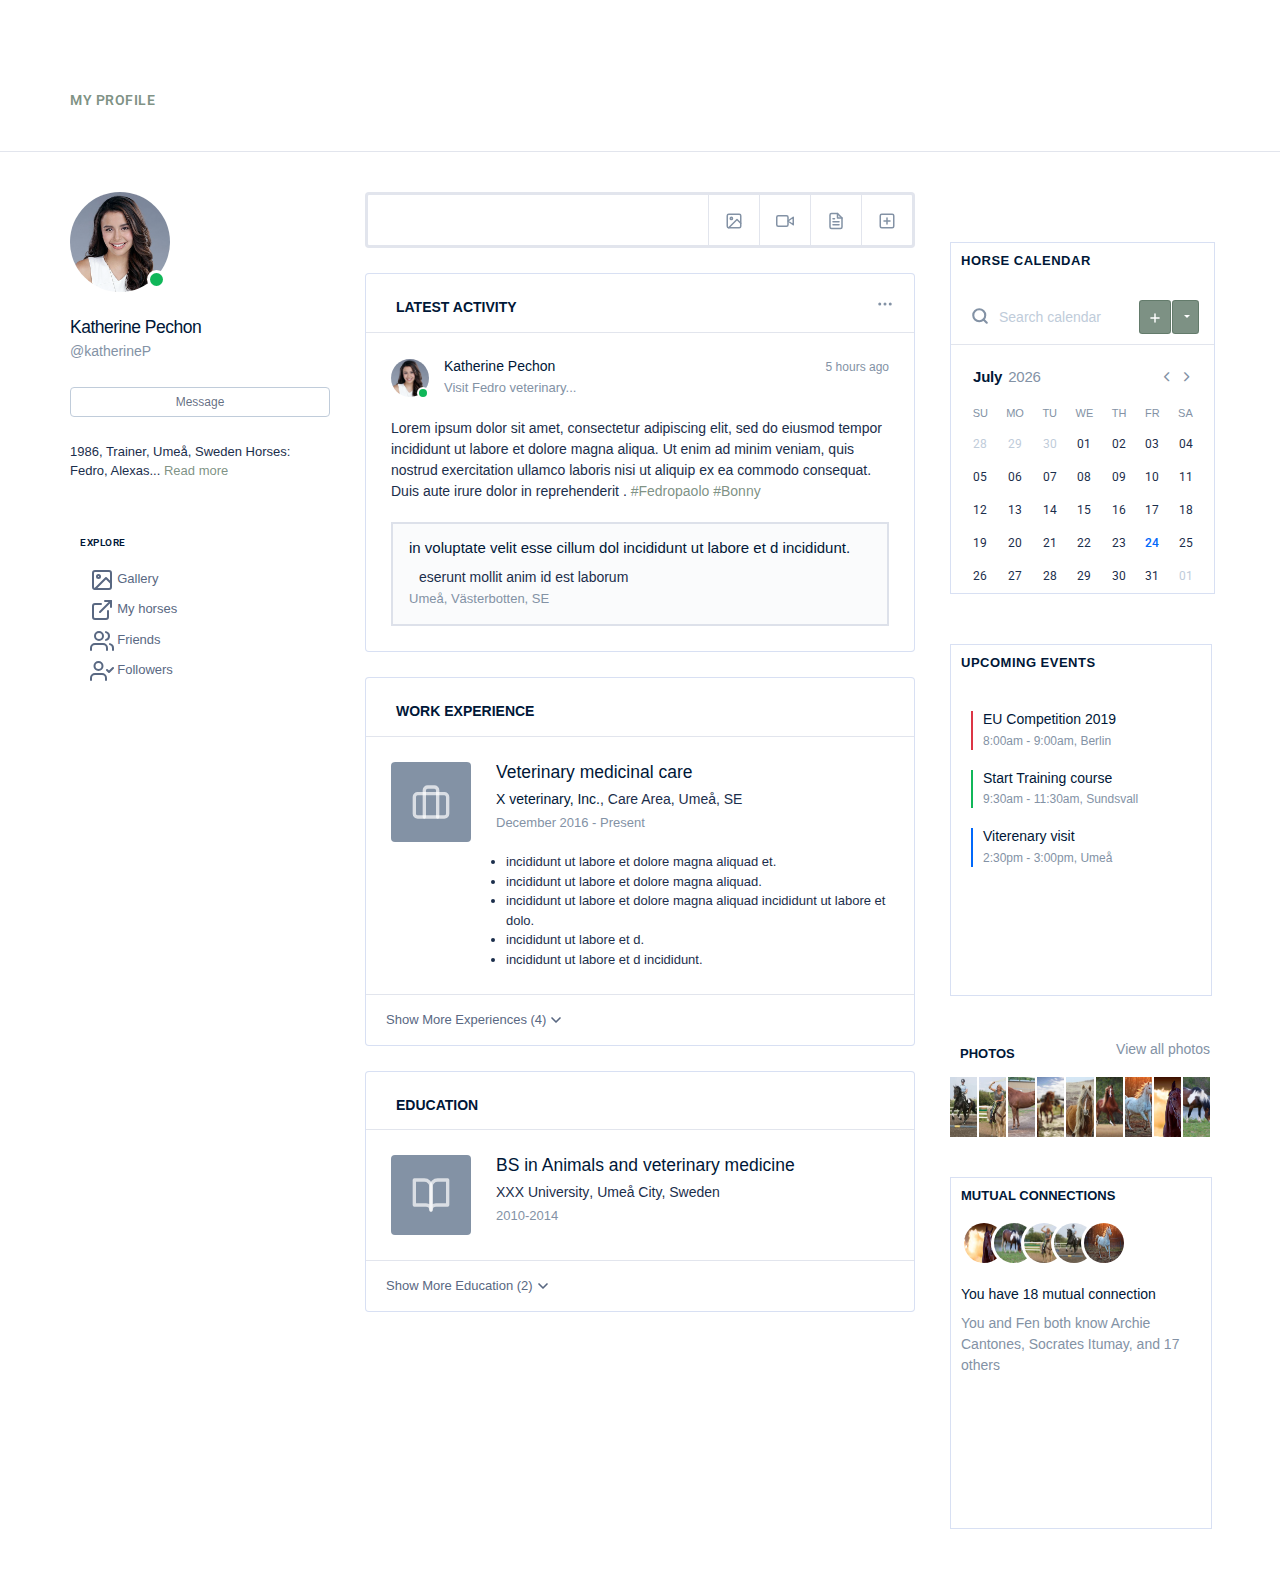
<file: index.html>
<!DOCTYPE html>
<html lang="en">

<head>

  <!-- Required meta tags -->
  <meta charset="utf-8" />
  <meta name="viewport" content="width=device-width, initial-scale=1, shrink-to-fit=no">

  <!-- Favicon -->
  <link rel="shortcut icon" type="image/x-icon" href="#0">

  <title>DevGarden - Horse System</title>

  <!-- vendor css -->
  <link href="assets/css/fontawesome/all.min.css" rel="stylesheet">

  <!-- Main CSS -->
  <link rel="stylesheet" href="assets/css/style.css">
  <link rel="stylesheet" href="assets/css/profile.css">
  <link rel="stylesheet" href="assets/css/calendar.css">
  <link rel="stylesheet" href="assets/css/myhorses.css">
  <link rel="stylesheet" href="assets/css/ionicons/ionicons.min.css">

</head>

<body class="page-profile">

  <!-- start profile header -->
  <div class="content content-fixed bd-b">
    <div class="container pd-x-0 pd-lg-x-10 pd-xl-x-0">
      <div class="d-sm-flex align-items-center justify-content-between">
        <nav aria-label="breadcrumb">
          <ol class="breadcrumb breadcrumb-style1 mg-b-10">
            <li style="font-size: 14px;" class="breadcrumb-item active" aria-current="page">My profile</li>
          </ol>
        </nav>
      </div>

    </div><!-- container -->
  </div><!-- end profile header -->

  <!-- start site content -->
  <div class="content content-profile">
    <div class="container pd-x-0 pd-lg-x-10 pd-xl-x-0">

      <div class="media d-block d-lg-flex">
        <!-- start Profile left sidebar -->
        <div class="profile-sidebar pd-lg-r-25">
          <div class="row">
            <div class="col-sm-3 col-md-2 col-lg">
              <div class="avatar avatar-xxl avatar-online"><img src="assets/img/img1.png" class="rounded-circle" alt="">
              </div>
            </div><!-- col -->
            <div class="col-sm-8 col-md-7 col-xl mg-t-20 mg-sm-t-0 mg-lg-t-25">
              <h5 class="mg-b-2 tx-spacing--1">Katherine Pechon</h5>
              <p class="tx-color-03 mg-b-25">@katherineP</p>
              <div class="d-flex mg-b-25">
                <button class="btn btn-xs btn-white flex-fill">Message</button>
              </div>

              <p class="tx-13 tx-color-02 mg-b-25">1986, Trainer, Umeå, Sweden
                Horses: Fedro, Alexas... <a href="#0">Read more</a></p>
            </div><!-- col -->
            <div class="card-body pd-25">
              <label class="tx-sans tx-10 tx-semibold tx-uppercase tx-color-01 tx-spacing-1 mg-b-15">Explore</label>
              <nav class="nav tx-13">
                <a href="#0" class="nav-link" style="width: 110px;"><i data-feather="image"></i> <span>Gallery</span></a>
                <a href="myhorses.html" class="nav-link" style="width: 110px;"><i data-feather="external-link"></i> <span>My horses</span></a>
                <a href="#0" class="nav-link" style="width: 110px;"><i data-feather="users"></i> <span>Friends</span></a>
                <a href="#0" class="nav-link" style="width: 110px;"><i data-feather="user-check"></i> <span>Followers</span></a>
              </nav>
            </div><!-- col -->
          </div><!-- row -->
        </div><!-- end profile-sidebar -->

        <!-- start Profile main body -->
        <div class="media-body mg-t-40 mg-lg-t-0 pd-lg-x-10">
          <div
            class="profile-update-option bg-white ht-50 bd bd-3 d-flex justify-content-end mg-b-20 mg-lg-b-25 rounded">
            <div class="wd-50 bd-l d-flex align-items-center justify-content-center">
              <a href="#0" class="link-03" data-toggle="tooltip" title="Publish Photo"><i data-feather="image"></i></a>
            </div>
            <div class="wd-50 bd-l d-flex align-items-center justify-content-center">
              <a href="#0" class="link-03" data-toggle="tooltip" title="Publish Video"><i data-feather="video"></i></a>
            </div>
            <div class="wd-50 bd-l d-flex align-items-center justify-content-center">
              <a href="#0" class="link-03" data-toggle="tooltip" title="Publish Document"><i
                  data-feather="file-text"></i></a>
            </div>
            <div class="wd-50 bd-l d-flex align-items-center justify-content-center">
              <a href="#0" class="link-03" data-toggle="tooltip" title="Add new post"><i
                  data-feather="plus-square"></i></a>
            </div>
          </div>

          <div class="card mg-b-20 mg-lg-b-25">
            <div class="card-header pd-y-15 pd-x-20 d-flex align-items-center justify-content-between">
              <h6 class="tx-uppercase tx-semibold mg-b-0">Latest Activity</h6>
              <nav class="nav nav-icon-only">
                <a href="#0" class="nav-link"><i data-feather="more-horizontal"></i></a>
              </nav>
            </div><!-- card-header -->
            <div class="card-body pd-20 pd-lg-25">
              <div class="media align-items-center mg-b-20">
                <div class="avatar avatar-online"><img src="assets/img/img1.png" class="rounded-circle" alt="">
                </div>
                <div class="media-body pd-l-15">
                  <h6 class="mg-b-3">Katherine Pechon</h6>
                  <span class="d-block tx-13 tx-color-03">Visit Fedro veterinary...</span>
                </div>
                <span class="d-none d-sm-block tx-12 tx-color-03 align-self-start">5 hours ago</span>
              </div><!-- media -->
              <p class="mg-b-20">Lorem ipsum dolor sit amet, consectetur adipiscing elit,
                sed do eiusmod tempor incididunt ut labore et dolore magna aliqua. Ut enim ad minim
                veniam, quis nostrud exercitation ullamco laboris nisi ut aliquip ex ea commodo consequat.
                Duis aute irure dolor in reprehenderit . <a href="#0">#Fedropaolo</a> <a href="#0">#Bonny</a>
              </p>
              <div class="bd bd-2 bg-gray-50 pd-y-15 pd-x-15 pd-sm-x-20">
                <h6 class="tx-15 mg-b-3">in voluptate velit esse cillum dol incididunt ut labore et d incididunt.</h6>
                <p class="mg-b-0 tx-14">eserunt mollit anim id est laborum</p>
                <span class="tx-13 tx-color-03">Umeå, Västerbotten, SE</span>
              </div>
            </div>
          </div><!-- card -->

          <div class="card mg-b-20 mg-lg-b-25">
            <div class="card-header pd-y-15 pd-x-20 d-flex align-items-center justify-content-between">
              <h6 class="tx-uppercase tx-semibold mg-b-0">Work Experience</h6>
            </div><!-- card-header -->
            <div class="card-body pd-25">
              <div class="media d-block d-sm-flex">
                <div class="wd-80 ht-80 bg-ui-04 rounded d-flex align-items-center justify-content-center">
                  <i data-feather="briefcase" class="tx-white-7 wd-40 ht-40"></i>
                </div>
                <div class="media-body pd-t-25 pd-sm-t-0 pd-sm-l-25">
                  <h5 class="mg-b-5">Veterinary medicinal care</h5>
                  <p class="mg-b-3 tx-color-02"><span class="tx-medium tx-color-01">X veterinary, Inc.</span>, Care
                    Area, Umeå, SE</p>
                  <span class="d-block tx-13 tx-color-03">December 2016 - Present</span>

                  <ul class="pd-l-10 mg-0 mg-t-20 tx-13">
                    <li>incididunt ut labore et dolore magna aliquad et.</li>
                    <li>incididunt ut labore et dolore magna aliquad.</li>
                    <li>incididunt ut labore et dolore magna aliquad incididunt ut labore et dolo.</li>
                    <li>incididunt ut labore et d.</li>
                    <li>incididunt ut labore et d incididunt.</li>
                  </ul>
                </div>
              </div><!-- media -->
            </div>
            <div class="card-footer bg-transparent pd-y-15 pd-x-20">
              <nav class="nav nav-with-icon tx-13">
                <a href="#0" class="nav-link">
                  Show More Experiences (4)
                  <i data-feather="chevron-down" class="mg-l-2 mg-r-0 mg-t-2"></i>
                </a>
              </nav>
            </div><!-- card-footer -->
          </div><!-- card -->

          <div class="card mg-b-20 mg-lg-b-25">
            <div class="card-header pd-y-15 pd-x-20 d-flex align-items-center justify-content-between">
              <h6 class="tx-uppercase tx-semibold mg-b-0">Education</h6>
            </div><!-- card-header -->
            <div class="card-body pd-25">
              <div class="media">
                <div class="wd-80 ht-80 bg-ui-04 rounded d-flex align-items-center justify-content-center">
                  <i data-feather="book-open" class="tx-white-7 wd-40 ht-40"></i>
                </div>
                <div class="media-body pd-l-25">
                  <h5 class="mg-b-5">BS in Animals and veterinary medicine</h5>
                  <p class="mg-b-3"><span class="tx-medium tx-color-02">XXX University</span>, Umeå City,
                    Sweden</p>
                  <span class="d-block tx-13 tx-color-03">2010-2014</span>
                </div>
              </div><!-- media -->
            </div>
            <div class="card-footer bg-transparent pd-y-15 pd-x-20">
              <nav class="nav nav-with-icon tx-13">
                <a href="#0" class="nav-link">
                  Show More Education (2)
                  <i data-feather="chevron-down" class="mg-l-2 mg-r-0 mg-t-2"></i>
                </a>
              </nav>
            </div><!-- card-footer -->
          </div><!-- card -->
        </div><!-- media-body -->

        <!-- start profile right sidebar -->
        <div class="profile-sidebar mg-t-40 mg-lg-t-0 pd-lg-l-25">
          <div class="row">

            <div class="col-sm-5 col-md-5 col-lg mg-t-40 mg-sm-t- mg-lg-t-40">
              <div class="calendar-wrapper">
                <div class="calendar-sidebar">
                  <div class="d-flex align-items-center justify-content-between mg-b-20">
                    <h6 class="tx-13 tx-spacing-1 tx-uppercase tx-semibold mg-b-0">Horse Calendar</h6>
                  </div>
                  <div class="calendar-sidebar-header">
                    <i data-feather="search"></i>
                    <div class="search-form">
                      <input type="search" class="form-control" placeholder="Search calendar">
                    </div>
                    <a href="#0" class="btn btn-sm btn-primary btn-icon calendar-add">
                      <div data-toggle="tooltip"><i data-feather="plus"></i></div>
                    </a><!-- calendar-add -->
                    <div class="dropdown">
                      <button style="margin-left: 1px;" class="btn btn-sm btn-primary btn-icon dropdown-toggle"
                        type="button" id="dropdownMenuButton" data-toggle="dropdown" aria-haspopup="true"
                        aria-expanded="false">
                      </button>
                      <div class="dropdown-menu" aria-labelledby="dropdownMenuButton">
                        <nav class="calendar-nav">
                          <a href="#0" class="calendar show"><span></span> Training Events</a>
                          <a href="#0" class="birthday show"><span></span> Health Events</a>
                          <a href="#0" class="holiday show"><span></span> Competition Events</a>
                          <a href="#0" class="discover show"><span></span> Weekly Events</a>
                          <a href="#0" class="meetup show"><span></span> Meetup Events</a>
                          <a href="#0" class="other show"><span></span> Other Events</a>
                        </nav>
                      </div>
                    </div>
                  </div><!-- calendar-sidebar-header -->
                  <div id="calendarSidebarBody" class="calendar-sidebar-body">
                    <div class="calendar-inline">
                      <div id="calendarInline"></div>
                    </div><!-- calendar-inline -->
                  </div><!-- calendar-sidebar-body -->
                </div><!-- calendar-sidebar -->
              </div><!-- calendar-wrapper -->
            </div><!-- col -->

            <div class="col-sm-5 col-md-5 col-lg mg-t-40 mg-sm-t- mg-lg-t-40">
              <div class="calendar-wrapper">
                <div class="calendar-sidebar">
                  <div class="d-flex align-items-center justify-content-between mg-b-20">
                    <h6 class="tx-13 tx-spacing-1 tx-uppercase tx-semibold mg-b-0">Upcoming Events</h6>
                  </div>
                  <div class="pd-20 mg-b-20">
                    <div class="schedule-group">
                      <a href="#0" class="schedule-item bd-l bd-2 bd-danger">
                        <h6>EU Competition 2019</h6>
                        <span>8:00am - 9:00am, Berlin</span>
                      </a><!-- schedule-item -->
                      <a href="#0" class="schedule-item bd-l bd-2 bd-success">
                        <h6>Start Training course</h6>
                        <span>9:30am - 11:30am, Sundsvall</span>
                      </a><!-- schedule-item -->
                      <a href="#0" class="schedule-item bd-l bd-2 bd-primary">
                        <h6>Viterenary visit</h6>
                        <span>2:30pm - 3:00pm, Umeå</span>
                      </a><!-- schedule-item -->
                    </div><!-- schedule-group -->
                  </div>
                </div><!-- calendar-sidebar -->
              </div><!-- calendar-wrapper -->
            </div><!-- col -->

            <div class="col-sm-5 col-md-5 col-lg mg-t-40 mg-sm-t- mg-lg-t-40">
              <div class="d-flex align-items-center justify-content-between mg-b-15">
                <h6 class="tx-13 tx-uppercase tx-semibold mg-b-0">Photos</h6>
                <a href="#0" class="link-03">View all photos</a>
              </div>

              <div class="row row-xxs">
                <div class="col">
                  <a href="#0" class="d-block ht-60"><img src="assets/img/img7.jpg" class="img-fit-cover" alt=""></a>
                </div><!-- col -->
                <div class="col">
                  <a href="#0" class="d-block ht-60"><img src="assets/img/img8.jpg" class="img-fit-cover" alt=""></a>
                </div><!-- col -->
                <div class="col">
                  <a href="#0" class="d-block ht-60"><img src="assets/img/img5.jpg" class="img-fit-cover" alt=""></a>
                </div><!-- col -->
                <div class="col">
                  <a href="#0" class="d-block ht-60"><img src="assets/img/img6.jpg" class="img-fit-cover" alt=""></a>
                </div><!-- col -->
                <div class="col">
                  <a href="#0" class="d-block ht-60"><img src="assets/img/img2.jpg" class="img-fit-cover" alt=""></a>
                </div><!-- col -->
                <div class="col">
                  <a href="#0" class="d-block ht-60"><img src="assets/img/img3.jpg" class="img-fit-cover" alt=""></a>
                </div><!-- col -->
                <div class="col">
                  <a href="#0" class="d-block ht-60"><img src="assets/img/img9.jpg" class="img-fit-cover" alt=""></a>
                </div><!-- col -->
                <div class="col">
                  <a href="#0" class="d-block ht-60"><img src="assets/img/img10.jpg" class="img-fit-cover" alt=""></a>
                </div><!-- col -->
                <div class="col">
                  <a href="#0" class="d-block ht-60"><img src="assets/img/img11.jpg" class="img-fit-cover" alt=""></a>
                </div><!-- col -->
              </div><!-- row -->
            </div><!-- col -->

            <div class="col-sm-5 col-md-5 col-lg mg-t-40 mg-sm-t- mg-lg-t-40">
              <div class="calendar-sidebar">
                <div class="d-flex align-items-center justify-content-between mg-b-15">
                  <h6 class="tx-13 tx-uppercase tx-semibold mg-b-0">Mutual Connections</h6>
                </div>
                <div class="img-group img-group-mutual mg-b-20 justify-content-start">
                  <img src="assets/img/img10.jpg" class="img rounded-circle" alt="">
                  <img src="assets/img/img11.jpg" class="img rounded-circle" alt="">
                  <img src="assets/img/img8.jpg" class="img rounded-circle" alt="">
                  <img src="assets/img/img7.jpg" class="img rounded-circle" alt="">
                  <img src="assets/img/img9.jpg" class="img rounded-circle" alt="">
                </div>
                <h6 style="margin-left: 10px;">You have 18 mutual connection</h6>
                <p class="tx-color-03 mg-b-0">You and Fen both know Archie Cantones, Socrates Itumay, and 17 others</p>
              </div>
            </div><!-- col -->

          </div><!-- row -->
        </div><!-- end profile right sidebar -->
      </div><!-- media -->
    </div><!-- container -->
  </div><!-- end site content -->

  <script src="assets/js/jquery.min.js"></script>
  <script src="assets/js/jquery-ui.min.js"></script>
  <script src="assets/js/bootstrap.bundle.min.js"></script>
  <script src="assets/js/perfect-scrollbar.min.js"></script>
  <script src="assets/js/feather.min.js"></script>
  <script src="assets/js/style.js"></script>
  <script src="assets/js/calendar.js"></script>
</body>

</html>
</file>
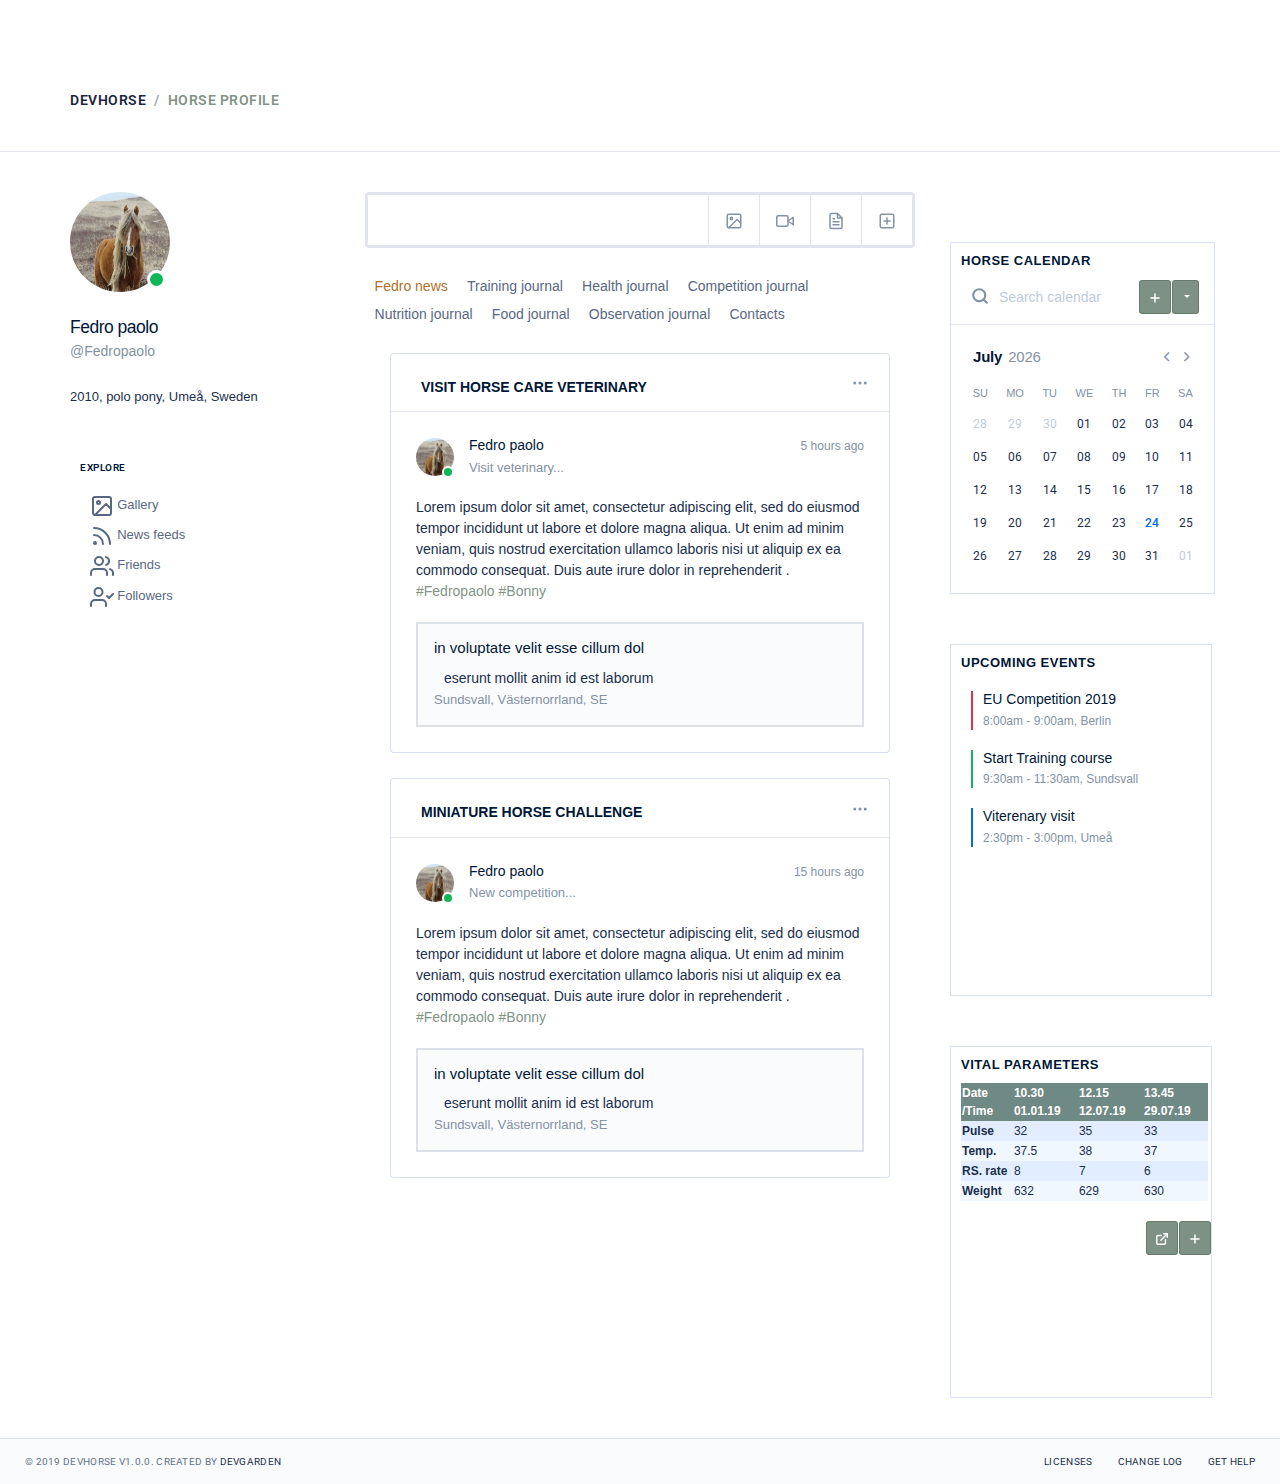
<file: horses.html>
<!DOCTYPE html>
<html lang="en">

<head>

  <!-- Required meta tags -->
  <meta charset="utf-8" />
  <meta name="viewport" content="width=device-width, initial-scale=1, shrink-to-fit=no">

  <!-- Favicon -->
  <link rel="shortcut icon" type="image/x-icon" href="#">

  <title>DevGarden - Horse System</title>

  <!-- vendor css -->
  <link href="assets/css/fontawesome/all.min.css" rel="stylesheet">

  <!-- Main CSS -->
  <link rel="stylesheet" href="assets/css/style.css">
  <link rel="stylesheet" href="assets/css/profile.css">
  <link rel="stylesheet" href="assets/css/calendar.css">
  <link rel="stylesheet" href="assets/css/myhorses.css">
  <link rel="stylesheet" href="assets/css/ionicons/ionicons.min.css">

</head>

<body class="page-profile">

  <!-- start horseProfile header -->
  <div class="content content-fixed bd-b">
    <div class="container pd-x-0 pd-lg-x-10 pd-xl-x-0">
      <div class="d-sm-flex align-items-center justify-content-between">
        <nav aria-label="breadcrumb">
          <ol class="breadcrumb breadcrumb-style1 mg-b-10">
            <li style="font-size: 14px;" class="breadcrumb-item"><a href="index.html">DevHorse</a></li>
            <li style="font-size: 14px;" class="breadcrumb-item active" aria-current="page">Horse profile</li>
          </ol>
        </nav>
      </div>
    </div><!-- container -->
  </div><!-- end horseProfile header -->

  <!-- start horseProfile content -->
  <div class="content content-profile">
    <div class="container pd-x-0 pd-lg-x-10 pd-xl-x-0">

      <div class="media d-block d-lg-flex">
        <!-- start horseProfile left sidebar -->
        <div class="profile-sidebar pd-lg-r-25">
          <div class="row">
            <div class="col-sm-3 col-md-2 col-lg">
              <div class="avatar avatar-xxl avatar-online"><img src="assets/img/img2.jpg" class="rounded-circle" alt="">
              </div>
            </div><!-- col -->
            <div class="col-sm-8 col-md-7 col-xl mg-t-20 mg-sm-t-0 mg-lg-t-25">
              <h5 class="mg-b-2 tx-spacing--1">Fedro paolo</h5>
              <p class="tx-color-03 mg-b-25">@Fedropaolo</p>

              <p class="tx-13 tx-color-02 mg-b-25">2010, polo pony, Umeå, Sweden</p>
            </div><!-- col -->
            <div class="card-body pd-25">
              <label class="tx-sans tx-10 tx-semibold tx-uppercase tx-color-01 tx-spacing-1 mg-b-15">Explore</label>
              <nav class="nav tx-13">
                <a href="#" class="nav-link" style="width: 110px;"><i data-feather="image"></i> <span>Gallery</span></a>
                <a href="#" class="nav-link" style="width: 110px;"><i data-feather="rss"></i> <span>News feeds</span></a>
                <a href="#" class="nav-link" style="width: 110px;"><i data-feather="users"></i> <span>Friends</span></a>
                <a href="#" class="nav-link" style="width: 110px;"><i data-feather="user-check"></i> <span>Followers</span></a>
              </nav>
            </div><!-- col -->
          </div><!-- row -->
        </div><!-- end horse profile-sidebar -->

        <!-- start horseProfile main body -->
        <div class="media-body mg-t-40 mg-lg-t-0 pd-lg-x-10">
          <div
            class="profile-update-option bg-white ht-50 bd bd-3 d-flex justify-content-end mg-b-20 mg-lg-b-25 rounded">
            <div class="wd-50 bd-l d-flex align-items-center justify-content-center">
              <a href="#" class="link-03" data-toggle="tooltip" title="Publish Photo"><i data-feather="image"></i></a>
            </div>
            <div class="wd-50 bd-l d-flex align-items-center justify-content-center">
              <a href="#" class="link-03" data-toggle="tooltip" title="Publish Video"><i data-feather="video"></i></a>
            </div>
            <div class="wd-50 bd-l d-flex align-items-center justify-content-center">
              <a href="#" class="link-03" data-toggle="tooltip" title="Publish Document"><i
                  data-feather="file-text"></i></a>
            </div>
            <div class="wd-50 bd-l d-flex align-items-center justify-content-center">
              <a href="#" class="link-03" data-toggle="tooltip" title="Add new journal post"><i
                  data-feather="plus-square"></i></a>
            </div>
          </div>

          <div class="journal-content">
            <div class="journal-content-header">
              <nav class="nav">
                <a href="#journalInformation" class="nav-link active" data-toggle="tab">Fedro news</a>
                <a href="#trainingjournal" class="nav-link" data-toggle="tab">Training journal</a>
                <a href="#healthjournal" class="nav-link" data-toggle="tab">Health journal</a>
                <a href="#competitionjournal" class="nav-link" data-toggle="tab">Competition journal</a>
                <a href="#nutritionjournal" class="nav-link" data-toggle="tab">Nutrition journal</a>
                <a href="#foodjournal" class="nav-link" data-toggle="tab">Food journal</a>
                <a href="#observationjournal" class="nav-link" data-toggle="tab">Observation journal</a>
                <a href="#contactsjournal" class="nav-link" data-toggle="tab">Contacts</a>
              </nav>
            </div><!-- journals-content-header -->

            <div class="journal-content-body ps">
              <div class="tab-content">

                <div id="journalInformation" class="tab-pane show pd-20 pd-xl-25 active">

                  <div class="card mg-b-20 mg-lg-b-25">
                    <div class="card-header pd-y-15 pd-x-20 d-flex align-items-center justify-content-between">
                      <h6 class="tx-uppercase tx-semibold mg-b-0">Visit horse care veterinary</h6>
                      <nav class="nav nav-icon-only">
                        <a href="#" class="nav-link"><i data-feather="more-horizontal"></i></a>
                      </nav>
                    </div><!-- card-header -->
                    <div class="card-body pd-20 pd-lg-25">
                      <div class="media align-items-center mg-b-20">
                        <div class="avatar avatar-online"><img src="assets/img/img2.jpg" class="rounded-circle" alt="">
                        </div>
                        <div class="media-body pd-l-15">
                          <h6 class="mg-b-3">Fedro paolo</h6>
                          <span class="d-block tx-13 tx-color-03">Visit veterinary...</span>
                        </div>
                        <span class="d-none d-sm-block tx-12 tx-color-03 align-self-start">5 hours ago</span>
                      </div><!-- media -->
                      <p class="mg-b-20">Lorem ipsum dolor sit amet, consectetur adipiscing elit,
                        sed do eiusmod tempor incididunt ut labore et dolore magna aliqua. Ut enim ad minim
                        veniam, quis nostrud exercitation ullamco laboris nisi ut aliquip ex ea commodo consequat.
                        Duis aute irure dolor in reprehenderit . <a href="#">#Fedropaolo</a> <a href="#">#Bonny</a>
                      </p>
                      <div class="bd bd-2 bg-gray-50 pd-y-15 pd-x-15 pd-sm-x-20">
                        <h6 class="tx-15 mg-b-3">in voluptate velit esse cillum dol</h6>
                        <p class="mg-b-0 tx-14">eserunt mollit anim id est laborum</p>
                        <span class="tx-13 tx-color-03">Sundsvall, Västernorrland, SE</span>
                      </div>
                    </div>
                  </div><!-- card -->

                  <div class="card mg-b-20 mg-lg-b-25">
                    <div class="card-header pd-y-15 pd-x-20 d-flex align-items-center justify-content-between">
                      <h6 class="tx-uppercase tx-semibold mg-b-0">Miniature Horse Challenge</h6>
                      <nav class="nav nav-icon-only">
                        <a href="#" class="nav-link"><i data-feather="more-horizontal"></i></a>
                      </nav>
                    </div><!-- card-header -->
                    <div class="card-body pd-20 pd-lg-25">
                      <div class="media align-items-center mg-b-20">
                        <div class="avatar avatar-online"><img src="assets/img/img2.jpg" class="rounded-circle" alt="">
                        </div>
                        <div class="media-body pd-l-15">
                          <h6 class="mg-b-3">Fedro paolo</h6>
                          <span class="d-block tx-13 tx-color-03">New competition...</span>
                        </div>
                        <span class="d-none d-sm-block tx-12 tx-color-03 align-self-start">15 hours ago</span>
                      </div><!-- media -->
                      <p class="mg-b-20">Lorem ipsum dolor sit amet, consectetur adipiscing elit,
                        sed do eiusmod tempor incididunt ut labore et dolore magna aliqua. Ut enim ad minim
                        veniam, quis nostrud exercitation ullamco laboris nisi ut aliquip ex ea commodo consequat.
                        Duis aute irure dolor in reprehenderit . <a href="#">#Fedropaolo</a> <a href="#">#Bonny</a>
                      </p>
                      <div class="bd bd-2 bg-gray-50 pd-y-15 pd-x-15 pd-sm-x-20">
                        <h6 class="tx-15 mg-b-3">in voluptate velit esse cillum dol</h6>
                        <p class="mg-b-0 tx-14">eserunt mollit anim id est laborum</p>
                        <span class="tx-13 tx-color-03">Sundsvall, Västernorrland, SE</span>
                      </div>
                    </div>
                  </div><!-- card -->

                </div>
                <div id="trainingjournal" class="tab-pane pd-20 pd-xl-25">

                  <div class="media-body">
                    <div class="timeline-group tx-13">
                      <div class="timeline-label">JULY 15, 2019</div>
                      <div class="timeline-item">
                        <div class="timeline-time">10:30am - 11:30pm</div>
                        <div class="timeline-body">
                          <h6 class="mg-b-0">Rider: Anna Persson</h6>
                          <p><a style="color: rgb(3, 82, 29);">Where: forest,</a> <a style="color: brown">Ground:
                              varied</a>
                          </p>

                          <p><a href="journal-item.html">In this lesson, you different types of jumping and spring with
                              your
                              horse. In the next
                              lesson, your training will be more advanced and with more details.</a></p>
                          <nav class="nav nav-row mg-t-15">
                            <p><a style="color: rgb(3, 82, 29);">Time: 60 min</a></p><a class="nav-link">, Sundsvall
                              ridklubb,
                              Sweden
                              SE</a>
                          </nav>
                        </div><!-- timeline-body -->
                      </div><!-- timeline-item -->
                      <div class="timeline-item">
                        <div class="timeline-time">08:15pm - 09:00pm</div>
                        <div class="timeline-body">
                          <h6 class="mg-b-0">Rider: Sandra Larsson</h6>
                          <p><a style="color: rgb(3, 82, 29);">Where: stable,</a> <a style="color: brown">Ground:
                              varied</a></p>

                          <p><a href="journal-item.html">Lorem ipsum dolor sit amet, consectetuer adipiscing elit.
                              Aenean
                              commodo ligula eget
                              dolor. Aenean
                              massa. Cum sociis natoque penatibus et magnis dis parturient montes.</a></p>

                          <a href="#" class="d-block wd-lg-50p"><img src="assets/img/img6.jpg" class="img-fluid"
                              alt=""></a>
                          <nav class="nav nav-row mg-t-15">
                            <p><a style="color: rgb(3, 82, 29);">Time: 45 min</a></p><a class="nav-link">, Timrå
                              ridklubb,
                              Sweden
                              SE</a>
                          </nav>
                        </div><!-- timeline-body -->
                      </div><!-- timeline-item -->
                      <div class="timeline-item">
                        <div class="timeline-time">03:30pm</div>
                        <div class="timeline-body">
                          <h6 class="mg-b-0">Rider: Emma Nordin</h6>
                          <p><a style="color: rgb(3, 82, 29);">Where: forest, stable,</a> <a
                              style="color: brown">Ground:
                              varied</a></p>

                          <p><a href="journal-item.html">Lorem ipsum dolor sit amet, consectetuer adipiscing elit.
                              Aenean
                              commodo ligula eget
                              dolor. Aenean
                              massa. Cum sociis natoque penatibus et magnis dis parturient montes.Lorem ipsum dolor sit
                              amet,
                              consectetuer adipiscing elit. Aenean commodo ligula eget dolor. Aenean
                              massa. Cum sociis natoque penatibus et magnis dis parturient montes.</a></p>
                          <nav class="nav nav-row mg-t-15">
                            <p><a style="color: rgb(3, 82, 29);">Time: 120 min</a></p><a class="nav-link">, Umeå
                              ridklubb,
                              Sweden
                              SE</a>
                          </nav>
                        </div><!-- timeline-body -->
                      </div><!-- timeline-item -->
                      <div class="timeline-label">JUNE 22, 2019</div>
                      <div class="timeline-item">
                        <div class="timeline-time">06:30pm - 09:30pm</div>
                        <div class="timeline-body">
                          <h6 class="mg-b-0">Rider: Alex Nordin</h6>
                          <p><a style="color: rgb(3, 82, 29);">Where: stable,</a> <a style="color: brown">Ground:
                              varied</a></p>

                          <p><a href="journal-item.html">Lorem ipsum dolor sit amet, consectetuer adipiscing elit.
                              Aenean
                              commodo ligula eget
                              dolor. Aenean
                              massa. Cum sociis natoque penatibus et magnis dis parturient montes.Lorem ipsum dolor sit
                              amet,
                              consectetuer adipiscing elit. Aenean commodo ligula eget dolor.</a></p>

                          <div class="row row-xs">
                            <div class="col"><img src="assets/img/img7.jpg" class="img-fluid" alt=""></div>
                            <div class="col"><img src="assets/img/img8.jpg" class="img-fluid" alt=""></div>
                          </div>

                          <nav class="nav nav-row mg-t-15">
                            <p><a style="color: rgb(3, 82, 29);">Time: 145 min</a></p><a class="nav-link">, Timrå
                              ridklubb,
                              Sweden
                              SE</a>
                          </nav>
                        </div><!-- timeline-body -->
                      </div><!-- timeline-item -->
                      <div class="timeline-item">
                        <div class="timeline-time">01:15pm</div>
                        <div class="timeline-body">
                          <h6 class="mg-b-0">Rider: Alex Nordin</h6>
                          <p><a style="color: rgb(3, 82, 29);">Where: stable,</a> <a style="color: brown">Ground:
                              varied</a></p>

                          <p><a href="journal-item.html">Lorem ipsum dolor sit amet, consectetuer adipiscing elit.
                              Aenean
                              commodo ligula eget
                              dolor. Aenean
                              massa. Cum sociis natoque penatibus et magnis dis parturient montes.Lorem ipsum dolor sit
                              amet,
                              consectetuer adipiscing elit.</a></p>
                          <nav class="nav nav-row mg-t-15">
                            <p><a style="color: rgb(3, 82, 29);">Time: 145 min</a></p><a class="nav-link">, Timrå
                              ridklubb,
                              Sweden
                              SE</a>
                          </nav>
                        </div><!-- timeline-body -->
                      </div><!-- timeline-item -->
                      <div class="timeline-label">March 21, 2019</div>
                      <div class="timeline-item">
                        <div class="timeline-time">11:45am</div>
                        <div class="timeline-body">
                          <h6 class="mg-b-0">Rider: Alex Nordin</h6>
                          <p><a style="color: rgb(3, 82, 29);">Where: stable,</a> <a style="color: brown">Ground:
                              varied</a></p>

                          <p><a href="journal-item.html">Aenean commodo ligula eget dolor. Aenean massa. Cum sociis
                              natoque
                              penatibus et magnis
                              dis
                              parturient montes.</a></p>

                          <p><a href="#">Lorem ipsum dolor sit amet, consectetuer adipiscing elit. Aenean commodo ligula
                              eget
                              dolor. Aenean
                              massa. Cum sociis natoque penatibus et magnis dis parturient montes.</a></p>
                          <nav class="nav nav-row mg-t-15">
                            <p><a style="color: rgb(3, 82, 29);">Time: 145 min</a></p><a class="nav-link">, Timrå
                              ridklubb,
                              Sweden
                              SE</a>
                          </nav>
                        </div><!-- timeline-body -->
                      </div><!-- timeline-item -->
                    </div><!-- timeline-group -->
                  </div><!-- media-body -->

                </div><!-- tab-pane -->
                <div id="healthjournal" class="tab-pane pd-20 pd-xl-25">










                </div><!-- tab-pane -->
                <div id="competitionjournal" class="tab-pane pd-20 pd-xl-25">










                </div><!-- tab-pane -->
                <div id="nutritionjournal" class="tab-pane pd-20 pd-xl-25">










                </div><!-- tab-pane -->
                <div id="foodjournal" class="tab-pane pd-20 pd-xl-25">










                </div><!-- tab-pane -->
                <div id="observationjournal" class="tab-pane pd-20 pd-xl-25">










                </div><!-- tab-pane -->
                <div id="contactsjournal" class="tab-pane pd-20 pd-xl-25">










                </div><!-- tab-pane -->
              </div><!-- tab-content -->
            </div><!-- journal-content-body -->
          </div>
        </div><!-- end horseProfile main body -->




        <!-- start horseProfile right sidebar -->
        <div class="profile-sidebar mg-t-40 mg-lg-t-0 pd-lg-l-25">
          <div class="row">

            <div class="col-sm-5 col-md-5 col-lg mg-t-40 mg-sm-t- mg-lg-t-40">
              <div class="calendar-wrapper">
                <div class="calendar-sidebar">
                  <div class="d-flex align-items-center justify-content-between">
                    <h6 class="tx-13 tx-spacing-1 tx-uppercase tx-semibold mg-b-0">Horse Calendar</h6>
                  </div>
                  <div class="calendar-sidebar-header">
                    <i data-feather="search"></i>
                    <div class="search-form">
                      <input type="search" class="form-control" placeholder="Search calendar">
                    </div>
                    <a href="#" class="btn btn-sm btn-primary btn-icon calendar-add">
                      <div data-toggle="tooltip"><i data-feather="plus"></i></div>
                    </a><!-- calendar-add -->
                    <div class="dropdown">
                      <button style="margin-left: 1px;" class="btn btn-sm btn-primary btn-icon dropdown-toggle"
                        type="button" id="dropdownMenuButton" data-toggle="dropdown" aria-haspopup="true"
                        aria-expanded="false">
                      </button>
                      <div class="dropdown-menu" aria-labelledby="dropdownMenuButton">
                        <nav class="calendar-nav">
                          <a href="#" class="calendar show"><span></span> Training Events</a>
                          <a href="#" class="birthday show"><span></span> Health Events</a>
                          <a href="#" class="holiday show"><span></span> Competition Events</a>
                          <a href="#" class="discover show"><span></span> Weekly Events</a>
                          <a href="#" class="meetup show"><span></span> Meetup Events</a>
                          <a href="#" class="other show"><span></span> Other Events</a>
                        </nav>
                      </div>
                    </div>
                  </div><!-- calendar-sidebar-header -->
                  <div id="calendarSidebarBody" class="calendar-sidebar-body">
                    <div class="calendar-inline">
                      <div id="calendarInline"></div>
                    </div><!-- calendar-inline -->
                  </div><!-- calendar-sidebar-body -->
                </div><!-- calendar-sidebar -->
              </div><!-- calendar-wrapper -->
            </div><!-- col -->

            <div class="col-sm-5 col-md-5 col-lg mg-t-40 mg-sm-t- mg-lg-t-40">
              <div class="calendar-wrapper">
                <div class="calendar-sidebar">
                  <div class="d-flex align-items-center justify-content-between">
                    <h6 class="tx-13 tx-spacing-1 tx-uppercase tx-semibold mg-b-0">Upcoming Events</h6>
                  </div>
                  <div class="pd-20 mg-b-20">
                    <div class="schedule-group">
                      <a href="#" class="schedule-item bd-l bd-2 bd-danger">
                        <h6>EU Competition 2019</h6>
                        <span>8:00am - 9:00am, Berlin</span>
                      </a><!-- schedule-item -->
                      <a href="#" class="schedule-item bd-l bd-2 bd-success">
                        <h6>Start Training course</h6>
                        <span>9:30am - 11:30am, Sundsvall</span>
                      </a><!-- schedule-item -->
                      <a href="#" class="schedule-item bd-l bd-2 bd-primary">
                        <h6>Viterenary visit</h6>
                        <span>2:30pm - 3:00pm, Umeå</span>
                      </a><!-- schedule-item -->
                    </div><!-- schedule-group -->
                  </div>
                </div><!-- calendar-sidebar -->
              </div><!-- calendar-wrapper -->
            </div><!-- col -->


            <div class="col-sm-5 col-md-5 col-lg mg-t-40 mg-sm-t- mg-lg-t-40">
              <div class="calendar-wrapper">
                <div class="calendar-sidebar">

                  <div class="d-flex align-items-center justify-content-between">
                    <h6 class="tx-13 tx-spacing-1 tx-uppercase tx-semibold mg-b-0">Vital parameters</h6>
                  </div>
                  <div class="calendar-sidebar-body">
                    <div class="table-responsive-sm">
                      <table
                        style="margin-bottom: 10px; margin-top: 10px; margin-left: 10px; margin-right: 10px; font-size: 12px; width: 95%;"
                        class="table-primary table-hover table-striped mg-b-0">
                        <thead>
                          <tr>
                            <th scope="col">Date /Time</th>
                            <th scope="col">10.30 01.01.19</th>
                            <th scope="col">12.15 12.07.19</th>
                            <th scope="col">13.45 29.07.19</th>
                          </tr>
                        </thead>
                        <tbody>
                          <tr>
                            <th scope="row">Pulse</th>
                            <td>32</td>
                            <td>35</td>
                            <td>33</td>
                          </tr>
                          <tr>
                            <th scope="row">Temp.</th>
                            <td>37.5</td>
                            <td>38</td>
                            <td>37</td>
                          </tr>
                          <tr>
                            <th scope="row">RS. rate</th>
                            <td>8</td>
                            <td>7</td>
                            <td>6</td>
                          </tr>
                          <tr>
                            <th scope="row">Weight</th>
                            <td>632</td>
                            <td>629</td>
                            <td>630</td>
                          </tr>
                        </tbody>
                      </table>
                    </div>
                  </div>
                  <a style="float: right; margin-top: 10px; margin-left: 1px;" href="#modalNewParameter"
                    data-toggle="modal" title="Add new parameter" class="btn btn-sm btn-primary btn-icon calendar-add">
                    <div data-toggle="tooltip"><i data-feather="plus"></i></div>
                  </a>
                  <a style="float: right; margin-top: 10px;" href="#browesParameters" data-toggle="modal"
                    title="Open parameters" class="btn btn-sm btn-primary btn-icon calendar-add">
                    <div data-toggle="tooltip"><i data-feather="external-link"></i></div>
                  </a>
                </div><!-- calendar-sidebar -->
              </div><!-- calendar-wrapper -->
            </div><!-- col -->

          </div><!-- row -->
        </div><!-- end horseProfile right sidebar -->

      </div><!-- media -->
    </div><!-- container -->
  </div><!-- end horseProfile content -->


  <div class="modal fade effect-scale" id="modalNewParameter" tabindex="-1" role="dialog" aria-hidden="true">
    <div class="modal-dialog modal-dialog-centered" role="document">
      <div class="modal-content">
        <div class="modal-body pd-20 pd-sm-30">
          <button type="button" class="close pos-absolute t-15 r-20" data-dismiss="modal" aria-label="Close">
            <span aria-hidden="true">&times;</span>
          </button>

          <h5 class="tx-18 tx-sm-20 mg-b-20">Add new vital parameter</h5>
          <p class="tx-13 tx-color-03 mg-b-30">You can add information you see here, such as pulse, temp and weight
          </p>

          <div class="d-sm-flex">
            <div class="mg-sm-r-30">
              <div class="pos-relative d-inline-block mg-b-20">
                <div class="col-sm-3 col-md-2 col-lg">
                  <div class="avatar avatar-xxl"><img src="assets/img/img2.jpg" class="rounded-circle" alt="">
                  </div>
                </div><!-- col -->
              </div><br>
            </div><!-- col -->
            <div class="flex-fill">
              <div class="form-group mg-b-10">
                <input type="text" class="form-control" placeholder="Temp" value="">
              </div><!-- form-group -->
              <div class="form-group mg-b-10">
                <input type="text" class="form-control" placeholder="Pulse" value="">
              </div><!-- form-group -->
              <div class="form-group mg-b-10">
                <input type="text" class="form-control" placeholder="Rs. rate" value="">
              </div><!-- form-group -->
              <div class="form-group mg-b-10">
                <input type="email" class="form-control" placeholder="Time" value="">
              </div><!-- form-group -->
              <div class="form-group mg-b-10">
                <input type="text" class="form-control" placeholder="Weight" value="">
              </div><!-- form-group -->

              <div class="form-group mg-b-10">
                <input type="text" class="form-control" placeholder="Date" value="">
              </div><!-- form-group -->
              <div class="form-group mg-b-10">
                <input type="email" class="form-control" placeholder="Time" value="">
              </div><!-- form-group -->
              <h6 class="mg-t-20 mg-b-10">Notes</h6>
              <textarea class="form-control" rows="2" placeholder="Add notes"></textarea>
            </div><!-- col -->
          </div>
        </div>
        <div class="modal-footer">
          <div class="wd-100p d-flex flex-column flex-sm-row justify-content-end">

            <button type="button" class="btn btn-primary mg-sm-l-5">Save</button>
            <button type="button" class="btn btn-secondary mg-sm-l-5" data-dismiss="modal">Discard</button>
          </div>
        </div><!-- modal-footer -->
      </div><!-- modal-content -->
    </div><!-- modal-dialog -->
  </div><!-- modal -->


  <div class="modal fade effect-scale" id="browesParameters" tabindex="-1" role="dialog" aria-hidden="true">
    <div class="modal-dialog modal-dialog-centered" role="document">
      <div class="modal-content">
        <div class="modal-body pd-20 pd-sm-30">
          <button type="button" class="close pos-absolute t-15 r-20" data-dismiss="modal" aria-label="Close">
            <span aria-hidden="true">&times;</span>
          </button>

          <h5 class="tx-18 tx-sm-20 mg-b-20">Vital parameters history</h5>
          <p class="tx-13 tx-color-03 mg-b-30">Here you can read information about vital parameters, such as pulse,
            temprature and weight
          </p>

          <div class="d-sm-flex">
            <div class="journal-content">
              <div class="journal-content-header">
                <nav class="nav">
                  <a href="#temp" class="nav-link active" data-toggle="tab">Temprature</a>
                  <a href="#pulse" class="nav-link" data-toggle="tab">Pulse</a>
                  <a href="#rsrate" class="nav-link" data-toggle="tab">Rs. rate</a>
                  <a href="#weight" class="nav-link" data-toggle="tab">Weight</a>
                </nav>
              </div><!-- journals-content-header -->

              <div class="journal-content-body ps">
                <div class="tab-content">
                  <div id="temp" class="tab-pane show pd-20 pd-xl-25 active">

                    <div class="table-responsive">
                      <table class="table table-primary table-hover table-striped mg-b-0">
                        <thead>
                          <tr>
                            <th scope="col">Date</th>
                            <th scope="col">Value1</th>
                            <th scope="col">Value2</th>
                            <th style="width: 200px; text-align: center;" scope="col">Notes</th>
                          </tr>
                        </thead>
                        <tbody>
                          <tr>
                            <th scope="row">01.08.19</th>
                            <td>38</td>
                            <td>37.5</td>
                            <td>Lorem ipsum dolor sit amet, consectetur adipiscing elit,</td>
                          </tr>
                          <tr>
                            <th scope="row">01.07.19</th>
                            <td>37.5</td>
                            <td>38</td>
                            <td>Lorem ipsum dolor sit amet, consectetur adipiscing elit,</td>
                          </tr>
                          <tr>
                            <th scope="row">01.06.19</th>
                            <td>38</td>
                            <td>38</td>
                            <td>Lorem ipsum dolor sit amet, consectetur adipiscing elit,</td>
                          </tr>
                          <tr>
                            <th scope="row">01.05.19</th>
                            <td>37.2</td>
                            <td>37</td>
                            <td>Lorem ipsum dolor sit amet, consectetur adipiscing elit,</td>
                          </tr>
                          <tr>
                            <th scope="row">01.04.19</th>
                            <td>37.2</td>
                            <td>37</td>
                            <td>Lorem ipsum dolor sit amet, consectetur adipiscing elit,</td>
                          </tr>
                          <tr>
                            <th scope="row">01.03.19</th>
                            <td>37.2</td>
                            <td>37</td>
                            <td>Lorem ipsum dolor sit amet, consectetur adipiscing elit,</td>
                          </tr>
                        </tbody>
                      </table>
                    </div>

                  </div>
                  <div id="pulse" class="tab-pane pd-20 pd-xl-25">

                    <div class="table-responsive">
                      <table class="table table-secondary table-hover table-striped mg-b-0">
                        <thead>
                          <tr>
                            <th scope="col">Date</th>
                            <th scope="col">Value1</th>
                            <th scope="col">Value2</th>
                            <th style="width: 200px; text-align: center;" scope="col">Notes</th>
                          </tr>
                        </thead>
                        <tbody>
                          <tr>
                            <th scope="row">01.08.19</th>
                            <td>32</td>
                            <td>35</td>
                            <td>Lorem ipsum dolor sit amet, consectetur adipiscing elit,</td>
                          </tr>
                          <tr>
                            <th scope="row">01.07.19</th>
                            <td>33</td>
                            <td>36</td>
                            <td>Lorem ipsum dolor sit amet, consectetur adipiscing elit,</td>
                          </tr>
                          <tr>
                            <th scope="row">01.06.19</th>
                            <td>32</td>
                            <td>34</td>
                            <td>Lorem ipsum dolor sit amet, consectetur adipiscing elit,</td>
                          </tr>
                          <tr>
                            <th scope="row">01.05.19</th>
                            <td>32</td>
                            <td>32</td>
                            <td>Lorem ipsum dolor sit amet, consectetur adipiscing elit,</td>
                          </tr>
                          <tr>
                            <th scope="row">01.04.19</th>
                            <td>33</td>
                            <td>34</td>
                            <td>Lorem ipsum dolor sit amet, consectetur adipiscing elit,</td>
                          </tr>
                          <tr>
                            <th scope="row">01.03.19</th>
                            <td>32</td>
                            <td>34</td>
                            <td>Lorem ipsum dolor sit amet, consectetur adipiscing elit,</td>
                          </tr>
                        </tbody>
                      </table>
                    </div>

                  </div><!-- tab-pane -->
                  <div id="rsrate" class="tab-pane pd-20 pd-xl-25">

                    <div class="table-responsive">
                      <table class="table table-primary table-hover table-striped mg-b-0">
                        <thead>
                          <tr>
                            <th scope="col">Date</th>
                            <th scope="col">Value1</th>
                            <th scope="col">Value2</th>
                            <th style="width: 200px; text-align: center;" scope="col">Notes</th>
                          </tr>
                        </thead>
                        <tbody>
                          <tr>
                            <th scope="row">01.08.19</th>
                            <td>6</td>
                            <td>8</td>
                            <td>Lorem ipsum dolor sit amet, consectetur adipiscing elit,</td>
                          </tr>
                          <tr>
                            <th scope="row">01.07.19</th>
                            <td>7</td>
                            <td>6</td>
                            <td>Lorem ipsum dolor sit amet, consectetur adipiscing elit,</td>
                          </tr>
                          <tr>
                            <th scope="row">01.06.19</th>
                            <td>8</td>
                            <td>7</td>
                            <td>Lorem ipsum dolor sit amet, consectetur adipiscing elit,</td>
                          </tr>
                          <tr>
                            <th scope="row">01.05.19</th>
                            <td>6</td>
                            <td>6</td>
                            <td>Lorem ipsum dolor sit amet, consectetur adipiscing elit,</td>
                          </tr>
                          <tr>
                            <th scope="row">01.04.19</th>
                            <td>6</td>
                            <td>8</td>
                            <td>Lorem ipsum dolor sit amet, consectetur adipiscing elit,</td>
                          </tr>
                          <tr>
                            <th scope="row">01.03.19</th>
                            <td>7</td>
                            <td>6</td>
                            <td>Lorem ipsum dolor sit amet, consectetur adipiscing elit,</td>
                          </tr>
                        </tbody>
                      </table>
                    </div>

                  </div><!-- tab-pane -->
                  <div id="weight" class="tab-pane pd-20 pd-xl-25">

                    <div class="table-responsive">
                      <table class="table table-secondary table-hover table-striped mg-b-0">
                        <thead>
                          <tr>
                            <th scope="col">Date</th>
                            <th scope="col">Value1</th>
                            <th scope="col">Value2</th>
                            <th style="width: 200px; text-align: center;" scope="col">Notes</th>
                          </tr>
                        </thead>
                        <tbody>
                          <tr>
                            <th scope="row">01.08.19</th>
                            <td>625</td>
                            <td>624</td>
                            <td>Lorem ipsum dolor sit amet, consectetur adipiscing elit,</td>
                          </tr>
                          <tr>
                            <th scope="row">01.07.19</th>
                            <td>627</td>
                            <td>626</td>
                            <td>Lorem ipsum dolor sit amet, consectetur adipiscing elit,</td>
                          </tr>
                          <tr>
                            <th scope="row">01.06.19</th>
                            <td>630</td>
                            <td>629</td>
                            <td>Lorem ipsum dolor sit amet, consectetur adipiscing elit,</td>
                          </tr>
                          <tr>
                            <th scope="row">01.05.19</th>
                            <td>628</td>
                            <td>629</td>
                            <td>Lorem ipsum dolor sit amet, consectetur adipiscing elit,</td>
                          </tr>
                          <tr>
                            <th scope="row">01.04.19</th>
                            <td>627</td>
                            <td>627</td>
                            <td>Lorem ipsum dolor sit amet, consectetur adipiscing elit,</td>
                          </tr>
                          <tr>
                            <th scope="row">01.03.19</th>
                            <td>626</td>
                            <td>627</td>
                            <td>Lorem ipsum dolor sit amet, consectetur adipiscing elit,</td>
                          </tr>
                        </tbody>
                      </table>
                    </div>

                  </div><!-- tab-pane -->
                </div><!-- tab-content -->
              </div><!-- journal-content-body -->
            </div>
          </div>
        </div>
        <div class="modal-footer">
          <div class="wd-100p d-flex flex-column flex-sm-row justify-content-end">

            <button type="button" class="btn btn-primary mg-sm-l-5">Save</button>
            <button type="button" class="btn btn-secondary mg-sm-l-5" data-dismiss="modal">Close</button>
          </div>
        </div><!-- modal-footer -->
      </div><!-- modal-content -->
    </div><!-- modal-dialog -->
  </div><!-- modal -->


  <!-- start site footer-->
  <footer class="footer">
    <div>
      <span>&copy; 2019 DevHorse v1.0.0. </span>
      <span>Created by <a href="#">DevGarden</a></span>
    </div>
    <div>
      <nav class="nav">
        <a href="#" class="nav-link">Licenses</a>
        <a href="#" class="nav-link">Change Log</a>
        <a href="#" class="nav-link">Get Help</a>
      </nav>
    </div>
  </footer>
  <!-- end site footer-->

  <script src="assets/js/jquery.min.js"></script>
  <script src="assets/js/jquery-ui.min.js"></script>
  <script src="assets/js/bootstrap.bundle.min.js"></script>
  <script src="assets/js/perfect-scrollbar.min.js"></script>
  <script src="assets/js/feather.min.js"></script>
  <script src="assets/js/style.js"></script>
  <script src="assets/js/calendar.js"></script>
</body>

</html>
</file>
